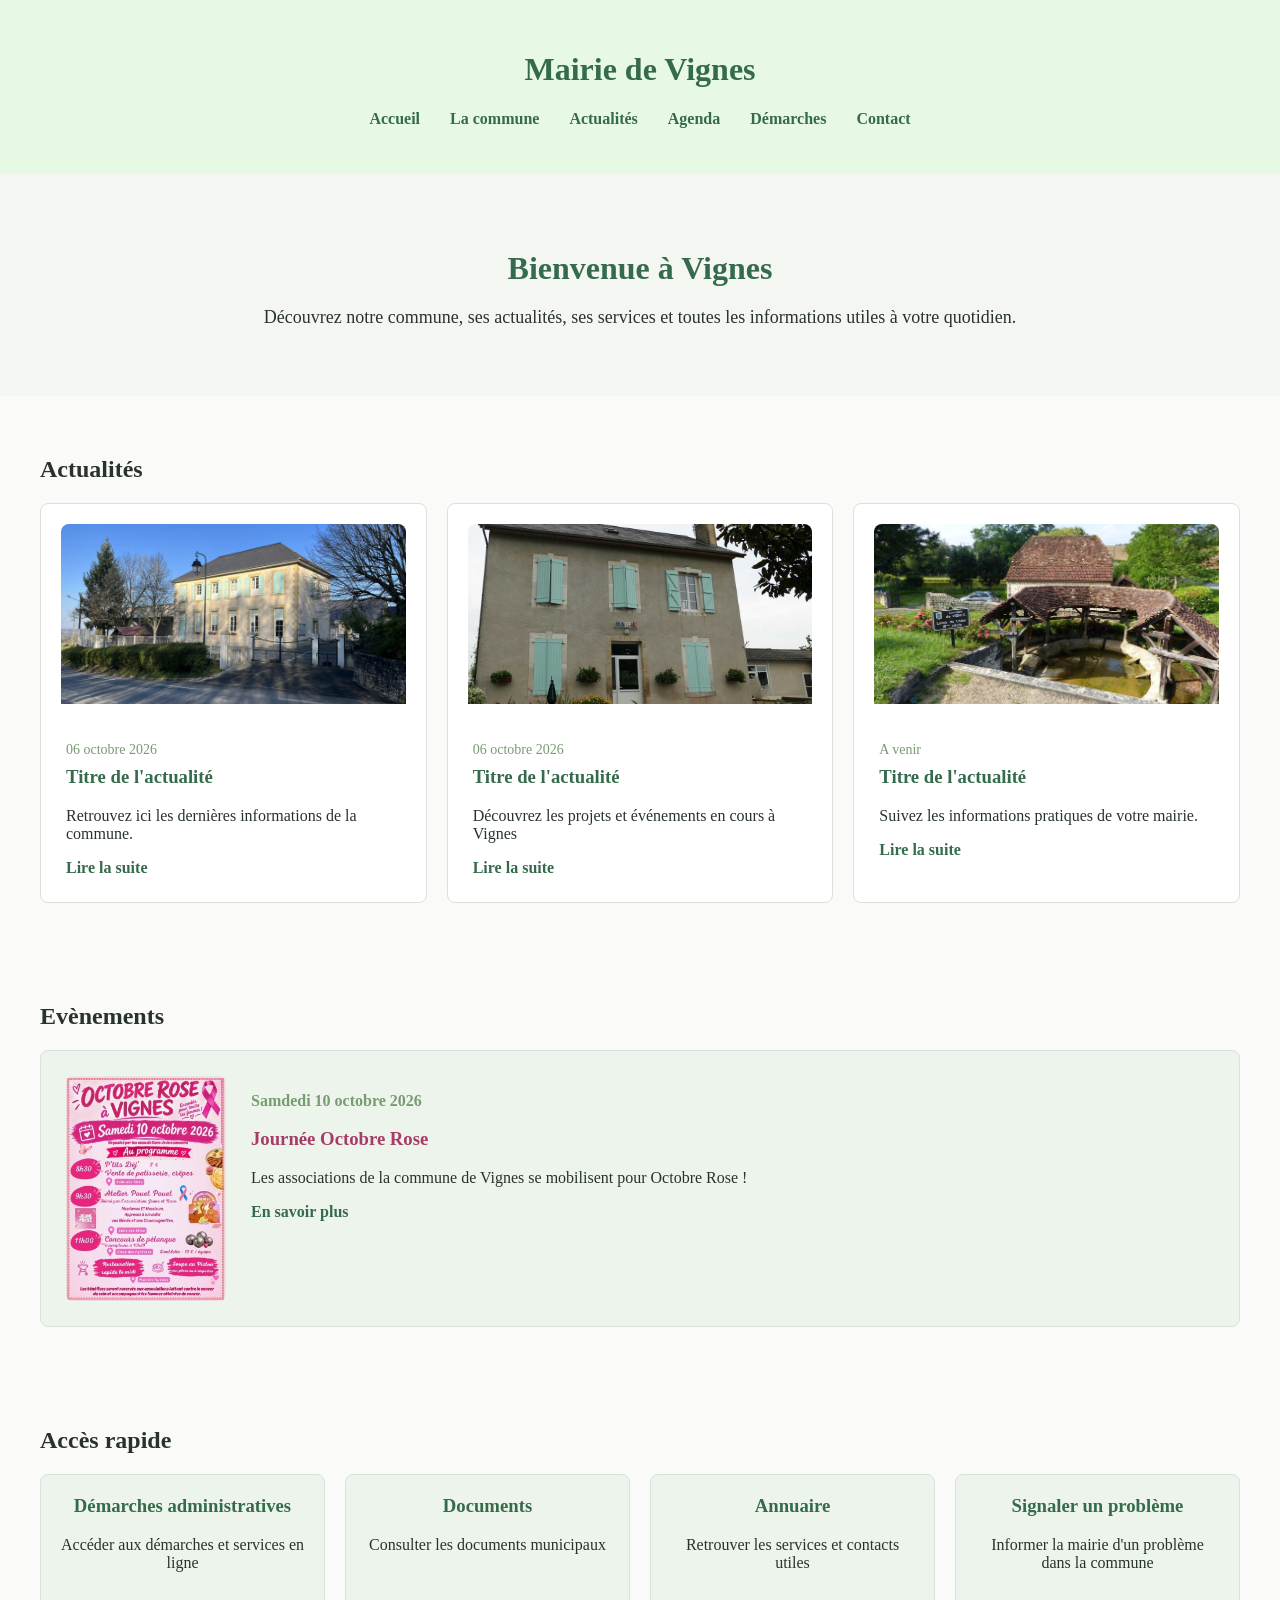
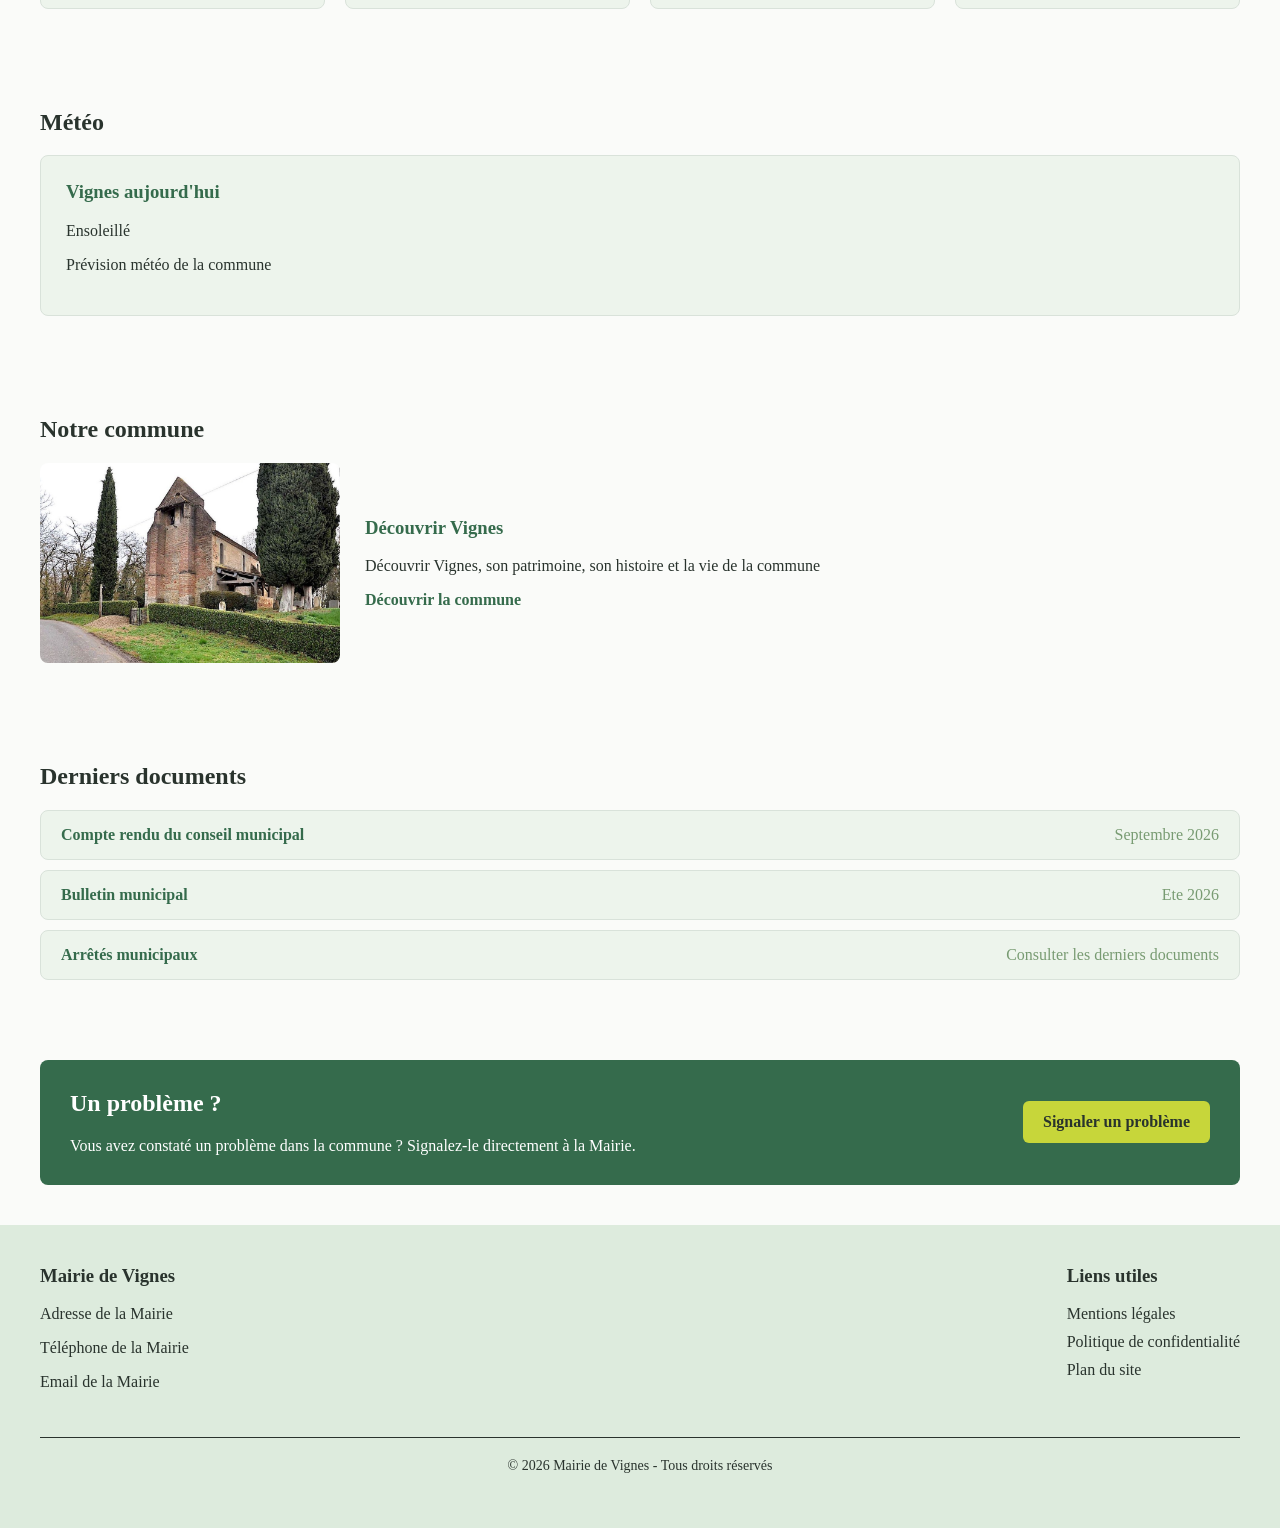
<file: index.html>
<!DOCTYPE html>
<html lang="fr">

<head>
    <meta charset="UTF-8">
    <meta name="viewport" content="width=device-width, initial-scale=1.0">
    <title>Mairie de Vignes</title>
    <link rel="stylesheet" href="style.css">
</head>

<body>


    <!-- EN-TÊTE -->

    <header>

        <h1>Mairie de Vignes</h1>

        <nav>

            <ul>
                <li><a href="#banniere">Accueil</a></li>
                <li><a href="#commune">La commune</a></li>
                <li><a href="#actualites">Actualités</a></li>
                <li><a href="#evenements">Agenda</a></li>
                <li><a href="#acces-rapides">Démarches</a></li>
                <li><a href="#contact">Contact</a></li>
            </ul>

        </nav>

    </header>


    <!-- CONTENU PRINCIPAL -->

    <main>

    <!-- Bannière principale -->

    <section id="banniere">

        <h2>Bienvenue à Vignes</h2>
        <p>
            Découvrez notre commune, ses actualités, ses services et toutes les informations utiles à votre quotidien.
        </p>
    </section>

    <!-- Actualités provenant plus tard de la table ACTUALITE -->

<section id="actualites">

    <h2>Actualités</h2>

        <div class="liste-actualites">

        <article class="carte-actualite">

            <img src="image/ecole-jules-ferry.jpg"
                alt="Actualité de notre école"
                class="image-actualite">
           
            <div class="contenu-actualite">
        

                <p class="date-actualite">06 octobre 2026</p>

                <h3>Titre de l'actualité</h3>
        
                <p>Retrouvez ici les dernières informations de la commune.</p>

                <a href="#" class="lien-actualite">Lire la suite</a>

            </div>


        </article>

        <article class="carte-actualite">

            <img src="image/mairie-vignes-2.jpg"
                alt="Actualité de la Mairie"
                class="image-actualite">

            <div class ="contenu-actualite">

                <p class="date-actualite">06 octobre 2026</p>

                <h3>Titre de l'actualité</h3>

                <p>Découvrez les projets et événements en cours à Vignes</p>

                <a href="#" class="lien-actualite">Lire la suite</a>
            </div>

        </article>

        <article class="carte-actualite">

            <img src="image/lavoir.jpg"
                alt="Actualité de la Mairie"
                class="image-actualite">

            <div class="contenu-actualite">

                <p class="date-actualite">A venir</p>

                <h3>Titre de l'actualité</h3>

                <p>Suivez les informations pratiques de votre mairie.</p>

                <a href="#" class="lien-actualite">Lire la suite</a>

            </div>

        </article>

        </div>

</section>

    <!-- Événements -->

<section id="evenements">

    <h2>Evènements</h2>

    <div class="liste-evenements">

        <article class="carte-evenements">

            <img src="image/octobre-rose.jpg"
                alt="Affiche de la Journée Octobre Rose"
                class="image-evenement">

            <div class="contenu-evenement">

                <p class="date-evenements">Samdedi 10 octobre 2026</p>

                <h3>Journée Octobre Rose</h3>

                <p> Les associations de la commune de Vignes se mobilisent pour Octobre Rose !</p>

                <a href="#" class="lien-evenement">En savoir plus</a>

            </div>

        </article>

    </div>

</section>

    <!--Accès rapide-->

<section id="acces-rapides">

    <h2>Accès rapide</h2>

    <div class="liste-acces">

        <a href="#" class="carte-acces">

            <h3>Démarches administratives</h3>

            <p>Accéder aux démarches et services en ligne</p>
        </a>

        <a href="#" class="carte-acces">

            <h3>Documents</h3>

            <p>Consulter les documents municipaux</p>
        </a>

        <a href="#" class="carte-acces">

            <h3>Annuaire</h3>

            <p>Retrouver les services et contacts utiles</p>
        </a>

        <a href="#" class="carte-acces">

            <h3>Signaler un problème</h3>

            <p>Informer la mairie d'un problème dans la commune</p>
        </a>

    </div>

</section>

    <!-- Météo -->

<section id="meteo">

    <h2>Météo</h2>

    <div class="carte-meteo">

        <h3>Vignes aujourd'hui</h3>

        <p>Ensoleillé</p>

        <p>Prévision météo de la commune</p>

    </div>

</section>

    <!-- Présentation -->

<section id="commune">

    <h2>Notre commune</h2>

    <div class="presentation-commune">

        <img src="image/eglise.jpg" 
        alt="Eglise de la commune de Vignes"
        class="image-commune">

        <div class="texte-commune">

            <h3>Découvrir Vignes</h3>

            <p>Découvrir Vignes, son patrimoine, son histoire et la vie de la commune</p>

            <a href="#" class="lien-commune">Découvrir la commune</a>

        </div>

    </div>

</section>

    <!-- Documents provenant plus tard de DOCUMENT -->

<section id="documents">

    <h2>Derniers documents</h2>

    <div class="liste-documents">

        <a href="#" class="documents">

            <strong>Compte rendu du conseil municipal</strong>

            <span>Septembre 2026</span>

        </a>

        <a href="#" class="documents">

            <strong>Bulletin municipal</strong>

            <span>Ete 2026</span>

        </a>

        <a href="#" class="documents">

            <strong>Arrêtés municipaux</strong>

            <span>Consulter les derniers documents</span>
            
        </a>

    </div>

</section>

    <!-- Signalement provenant plus tard de SIGNALEMENT -->

<section id="signalement">

    <div class="bloc-signalement">

        <div class="texte-signalement">

            <h2>Un problème ?</h2>

            <p>Vous avez constaté un problème dans la commune ?
                Signalez-le directement à la Mairie.
            </p>

        </div>

        <a href="#" class="bouton-signalement">Signaler un problème</a>

    </div>

</section>

    </main>


    <!-- PIED DE PAGE -->

<footer id="contact">

    <div class="contenu-footer">

        <div class="coordonnees-footer">

            <h3>Mairie de Vignes</h3>
            <p>Adresse de la Mairie</p>
            <p>Téléphone de la Mairie</p>
            <p>Email de la Mairie</p>

        </div>

        <div class="liens-footer">

            <h3>Liens utiles</h3>
            <a href="mentions-legales.html">Mentions légales</a>
            <a href="politique-confidentialite.html">Politique de confidentialité</a>
            <a href="plan-du-site.html">Plan du site</a>

        </div>

    </div>

    <p class="copyright">© 2026 Mairie de Vignes - Tous droits réservés</p>

</footer>

</body>

</html>
</file>
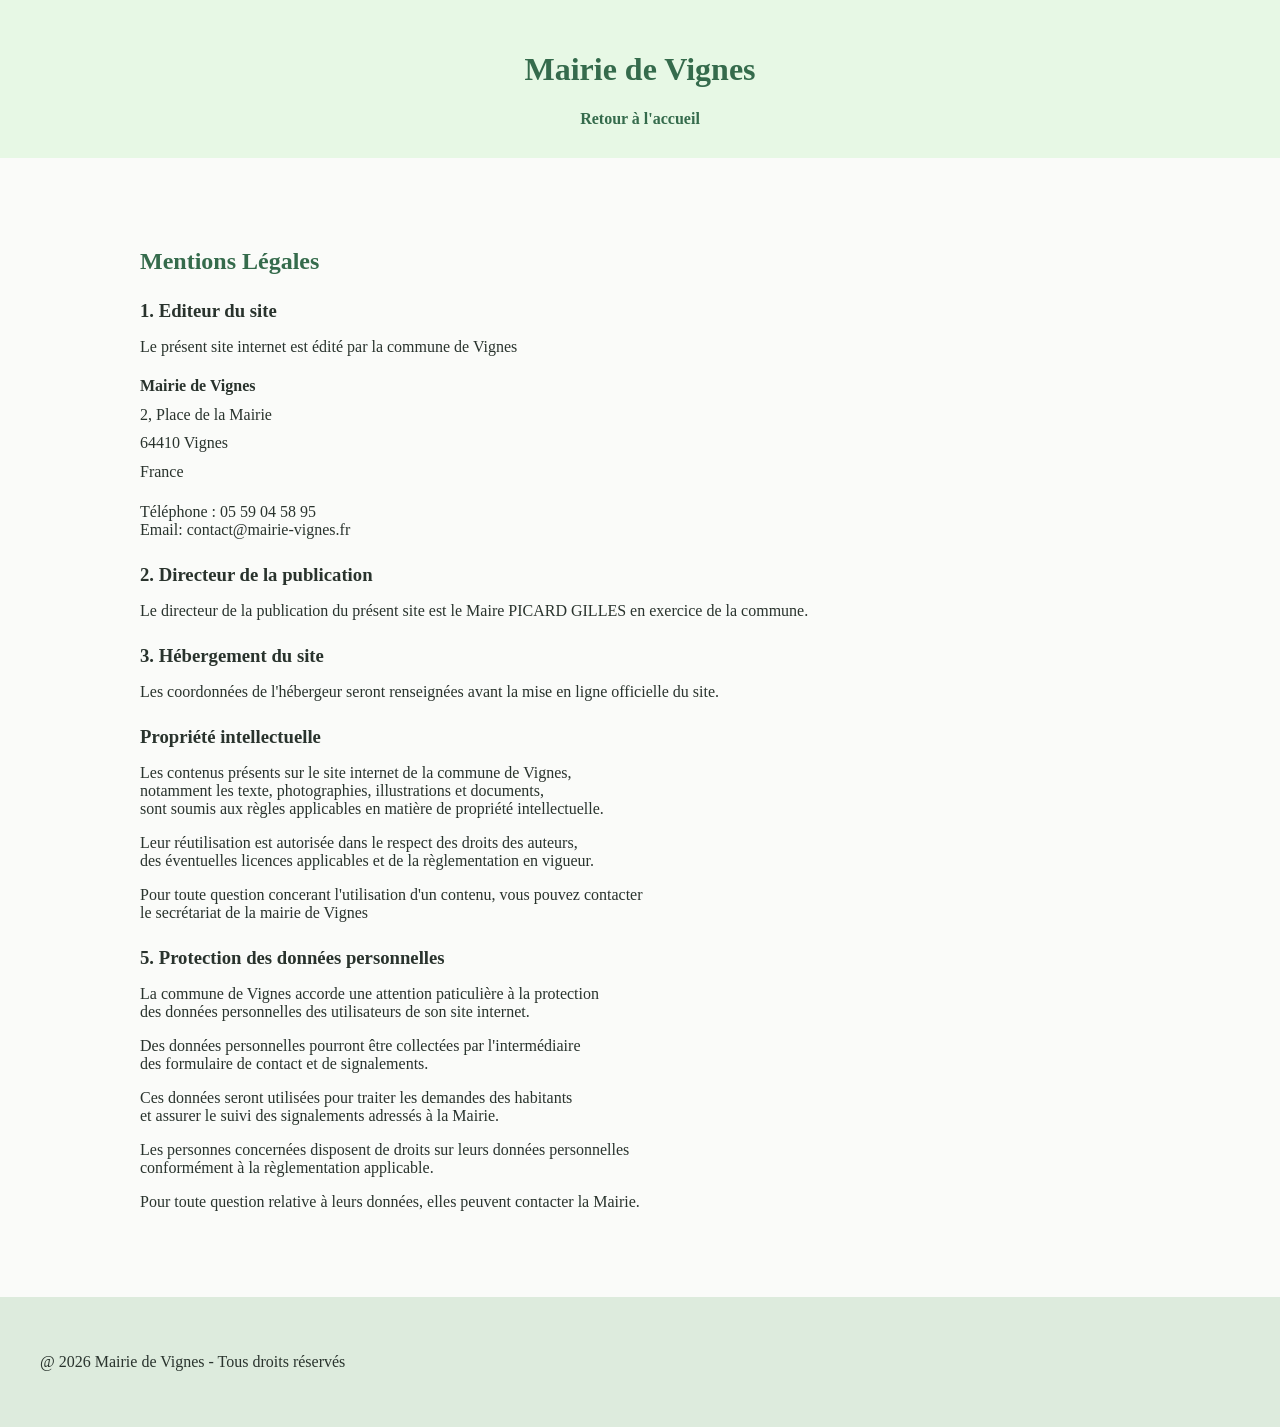
<file: mentions-legales.html>
<!DOCTYPE html>
<html lang="fr">

<head>
    <meta charset="UTF-8">
    <meta name="viewport" content="width=device-width, initial-scale=1.0">

    <title>Mentions Légales - Mairie de Vignes</title>

    <link rel="stylesheet" href="style.css">
</head>

<body>

    <header>  

        <h1>Mairie de Vignes</h1>

        <nav>

            <a href="index.html">Retour à l'accueil</a>

        </nav>

    </header>

    <main>

        <section id="mentions-legales">

            <h2>Mentions Légales</h2>

                <h3>1. Editeur du site</h3>

                <p>Le présent site internet est édité par la commune de Vignes</p>

                <address>
                    <strong>Mairie de Vignes</strong><br>
                    2, Place de la Mairie<br>
                    64410 Vignes<br>
                    France

                </address>

                <p>Téléphone : 05 59 04 58 95<br>
                Email: contact@mairie-vignes.fr</p>

                <h3>2. Directeur de la publication</h3>

                <p>Le directeur de la publication du présent site est le Maire PICARD GILLES en exercice de la commune.</p>

                <h3>3. Hébergement du site</h3>

                <p>Les coordonnées de l'hébergeur seront renseignées avant la mise en ligne officielle du site.</p>
                
                <h3>Propriété intellectuelle</h3>

                <p>Les contenus présents sur le site internet de la commune de Vignes, <br>
                notamment les texte, photographies, illustrations et documents,<br>
                sont soumis aux règles applicables en matière de propriété intellectuelle.</p>

                <p>Leur réutilisation est autorisée dans le respect des droits des auteurs,<br>
                des éventuelles licences applicables et de la règlementation en vigueur.</p>

                <p>Pour toute question concerant l'utilisation d'un contenu, vous pouvez contacter<br>
                le secrétariat de la mairie de Vignes</p>

                <h3>5. Protection des données personnelles</h3>

                <p>La commune de Vignes accorde une attention paticulière à la protection<br>
                des données personnelles des utilisateurs de son site internet.</p>

                <p>Des données personnelles pourront être collectées par l'intermédiaire<br>
                des formulaire de contact et de signalements.</p>

                <p>Ces données seront utilisées pour traiter les demandes des habitants<br>
                et assurer le suivi des signalements adressés à la Mairie.</p>

                <p>Les personnes concernées disposent de droits sur leurs données personnelles<br>
                conformément à la règlementation applicable.</p>

                <p>Pour toute question relative à leurs données, elles peuvent contacter la Mairie.</p>


        </section>

    </main>

    <footer>

        <p>@ 2026 Mairie de Vignes - Tous droits réservés</p>

    </footer>

</body>

</html>
</file>
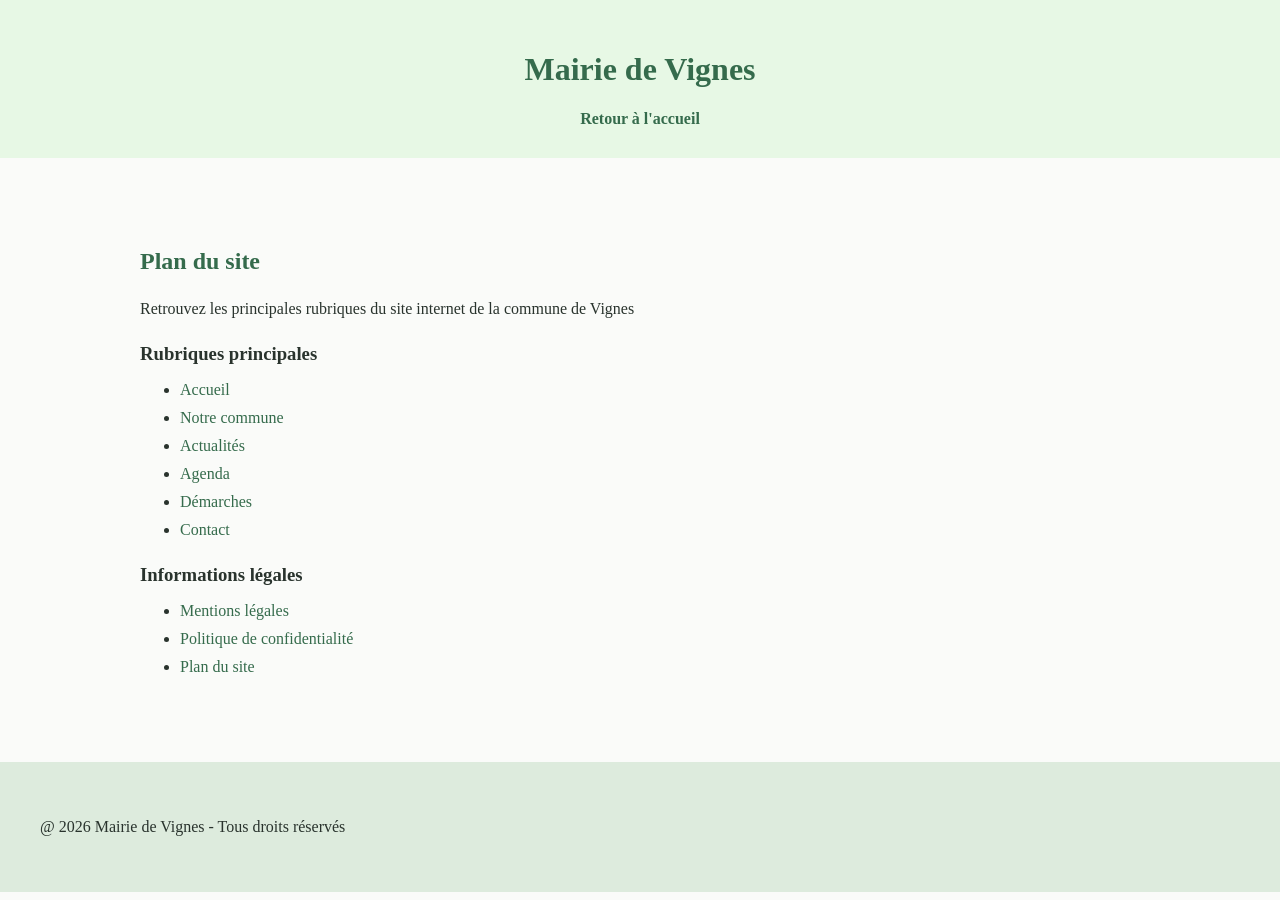
<file: plan-du-site.html>
<!DOCTYPE html>
<html lang="fr">

<head>
    <meta charset="UTF-8">
    <meta name="viewport" content="width=device-width, initial-scale=1.0">

    <title>Plan du site - Mairie de Vignes</title>
    <link rel="stylesheet" href="style.css">
</head>

<body>

    <header>

        <h1>Mairie de Vignes</h1>

        <nav>

            <a href="index.html">Retour à l'accueil</a>
       
        </nav>

    </header>

    <main>

        <section id="plan-du-site">

            <h2>Plan du site</h2>

            <p>Retrouvez les principales rubriques du site internet de la commune de Vignes</p>

            <h3>Rubriques principales</h3>

            <ul>

                <li><a href="index.html#banniere">Accueil</a></li>
                <li><a href="index.html#commune">Notre commune</a></li>
                <li><a href="index.html#actualites">Actualités</a></li>
                <li><a href="index.html#evenements">Agenda</a></li>
                <li><a href="index.html#acces-rapides">Démarches</a></li>
                <li><a href="index.html#contact">Contact</a></li>

            </ul>

            <h3>Informations légales</h3>

            <ul>
                <li><a href="mentions-legales.html">Mentions légales</a></li>
                <li><a href="politique-confidentialite.html">Politique de confidentialité</a></li>
                <li><a href="plan-du-site.html">Plan du site</a></li>

            </ul>

        </section>

    </main>

    <footer>

        <p>@ 2026 Mairie de Vignes - Tous droits réservés</p>

    </footer>

</body>

</html>
</file>
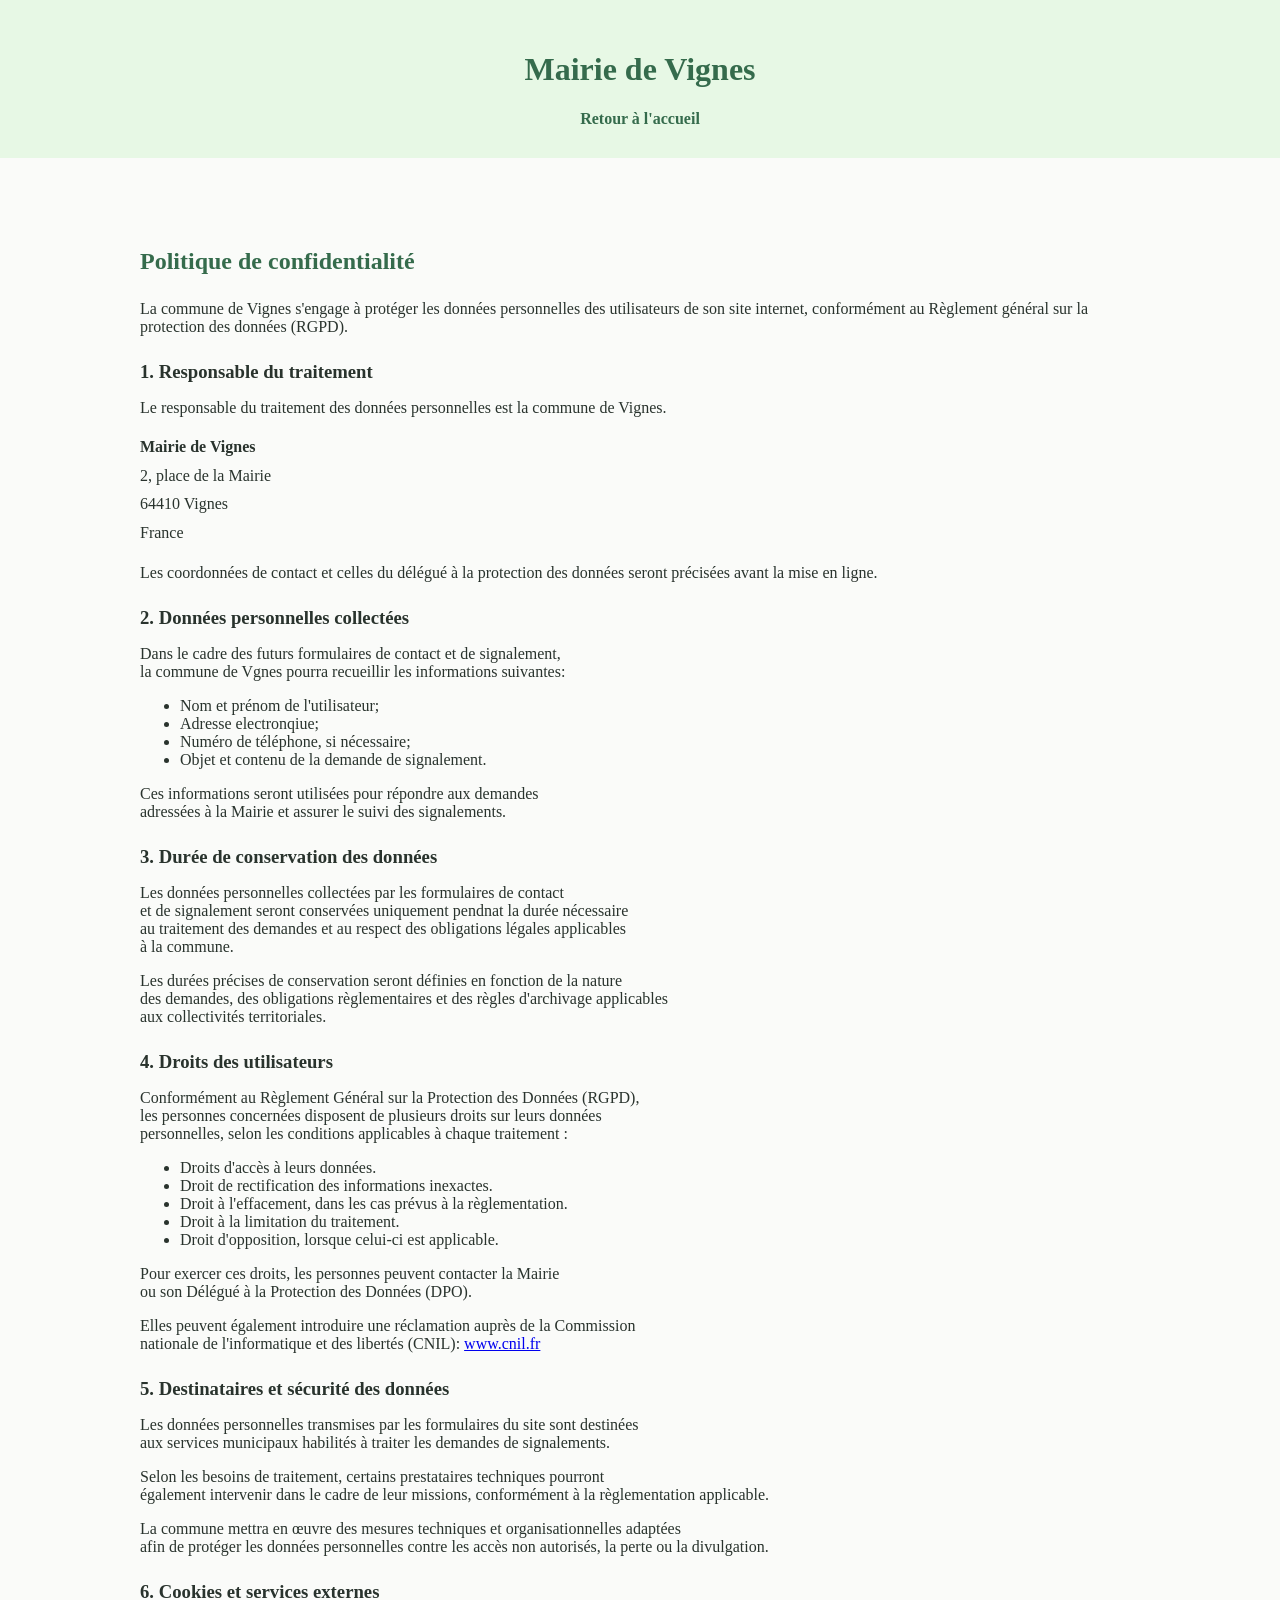
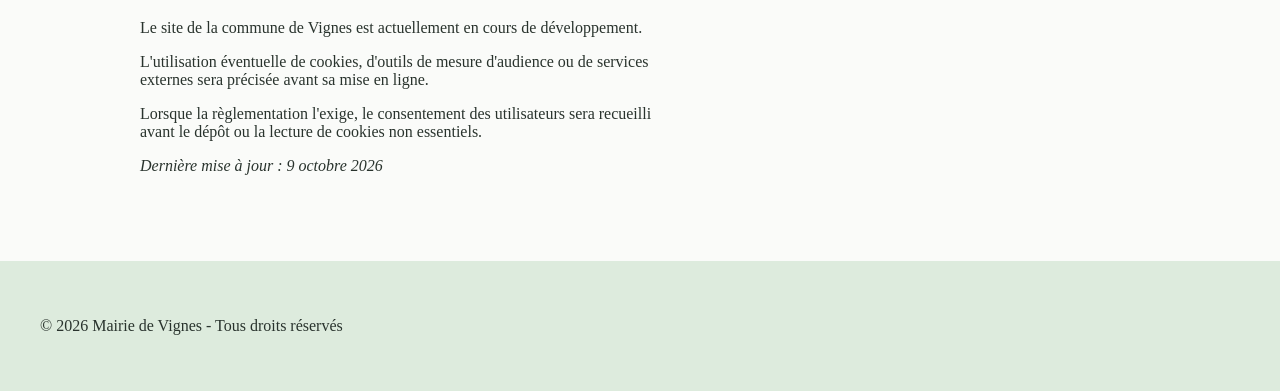
<file: politique-confidentialite.html>
<!DOCTYPE html>
<html lang="fr">

<head>
    <meta charset="UTF-8">
    <meta name="viewport" content="width=device-width, initial-scale=1.0">

    <title>Politique de confidentialité - Mairie de Vignes</title>

    <link rel="stylesheet" href="style.css">
</head>

<body>

    <header>
        <h1>Mairie de Vignes</h1>

        <nav>
            <a href="index.html">Retour à l'accueil</a>
        </nav>
    </header>

    <main>
        <section id="politique-confidentialite">

            <h2>Politique de confidentialité</h2>

            <p>
                La commune de Vignes s'engage à protéger
                les données personnelles des utilisateurs
                de son site internet, conformément au
                Règlement général sur la protection des
                données (RGPD).
            </p>

            <h3>1. Responsable du traitement</h3>

            <p>
                Le responsable du traitement des données
                personnelles est la commune de Vignes.
            </p>

            <address>
                <strong>Mairie de Vignes</strong><br>
                2, place de la Mairie<br>
                64410 Vignes<br>
                France
            </address>

            <p>
                Les coordonnées de contact et celles du
                délégué à la protection des données
                seront précisées avant la mise en ligne.
            </p>

            <h3>2. Données personnelles collectées</h3>

            <p>Dans le cadre des futurs formulaires de contact et de signalement,<br>
                la commune de Vgnes pourra recueillir les informations suivantes:
            </p>

            <ul>
                <li>Nom et prénom de l'utilisateur;</li>
                <li>Adresse electronqiue;</li>
                <li>Numéro de téléphone, si nécessaire;</li>
                <li>Objet et contenu de la demande de signalement.</li>
            </ul>

            <p>Ces informations seront utilisées pour répondre aux demandes<br>
            adressées à la Mairie et assurer le suivi des signalements.</p>

            <h3>3. Durée de conservation des données</h3>

            <p>Les données personnelles collectées par les formulaires de contact<br>
            et de signalement seront conservées uniquement pendnat la durée nécessaire<br>
            au traitement des demandes et au respect des obligations légales applicables<br>
            à la commune.</p>

            <p>Les durées précises de conservation seront définies en fonction de la nature<br>
            des demandes, des obligations règlementaires et des règles d'archivage applicables<br>
            aux collectivités territoriales.</p>

            <h3>4. Droits des utilisateurs</h3>

            <p>Conformément au Règlement Général sur la Protection des Données (RGPD),<br>
            les personnes concernées disposent de plusieurs droits sur leurs données<br>
            personnelles, selon les conditions applicables à chaque traitement :</p>

            <ul>
                <li>Droits d'accès à leurs données.</li>
                <li>Droit de rectification des informations inexactes.</li>
                <li>Droit à l'effacement, dans les cas prévus à la règlementation.</li>
                <li>Droit à la limitation du traitement.</li>
                <li>Droit d'opposition, lorsque celui-ci est applicable.</li>
            </ul>

            <p>Pour exercer ces droits, les personnes peuvent contacter la Mairie<br>
            ou son Délégué à la Protection des Données (DPO).</p>

            <p>Elles peuvent également introduire une réclamation auprès de la Commission<br>
            nationale de l'informatique et des libertés (CNIL):

            <a href="https://www.cnil.fr" target="_blank" rel="noopener noreferrer">www.cnil.fr</a>

            </p>

            <h3>5. Destinataires et sécurité des données</h3>

            <p>Les données personnelles transmises par les formulaires du site sont destinées<br>
            aux services municipaux habilités à traiter les demandes de signalements.</p>

            <p>Selon les besoins de traitement, certains prestataires techniques pourront<br>
            également intervenir dans le cadre de leur missions, conformément à la règlementation applicable.</p>

            <p>La commune mettra en œuvre des mesures techniques et organisationnelles adaptées<br> 
            afin de protéger les données personnelles contre les accès non autorisés, la perte ou la divulgation.</p>
            
            <h3>6. Cookies et services externes</h3>

            <p>Le site de la commune de Vignes est actuellement en cours de développement.</p>

            <p>L'utilisation éventuelle de cookies, d'outils de mesure d'audience ou de services<br>
            externes sera précisée avant sa mise en ligne.</p>

            <p>Lorsque la règlementation l'exige, le consentement des utilisateurs sera recueilli<br>
            avant le dépôt ou la lecture de cookies non essentiels.</p>

            <p class="date-mise-a-jour">
                <em>Dernière mise à jour : 9 octobre 2026</em>
            </p>

        </section>

    </main>

    <footer>

        <p>© 2026 Mairie de Vignes - Tous droits réservés</p>

    </footer>

</body>

</html>
</file>
<file: style.css>
/* ===== PAGE ===== */

body {
    background-color: #FAFBF9;
    color: #29332D;
    margin: 0;
}


/* ===== EN-TÊTE ===== */

header {
    background-color: #e7f8e5;
    padding: 30px;
    text-align: center;
}

header h1 {
    color: #356B4C;
}


/* ===== MENU DE NAVIGATION ===== */

nav ul {
    display: flex;
    justify-content: center;
    gap: 30px;
    list-style: none;
    padding: 0;
}

nav a {
    color: #356B4C;
    text-decoration: none;
    font-weight: bold;
}

nav a:hover {
    color: #789B72;
}

/* ===== BANNIERE PRINCIPALE ===== */

#banniere {
    background-color: #F4F7F1;
    text-align: center;
    padding: 50px 20px;   
}

#banniere h2 {
    color: #356B4C;
    font-size: 2em;
    margin-bottom: 20px;
}
#banniere p {
    color: #29332D;
    font-size: 18px;
}

/* ===== ACTUALITÉS ===== */

#actualites {
    padding : 40px;
}

.liste-actualites {
    display: flex;
    flex-wrap: nowrap;
    gap: 20px;
    justify-content: center;
}

.carte-actualite {
    flex: 1;
    padding: 20px;
    min-width: 0;
    background-color: #FFFFFF;
    border: 1px solid #D9E2DA;
    border-radius: 8px
}
/* ===== IMAGE DES ACTUALITES ===== */

.image-actualite {
    height: 180px;
    width: 100%;
    object-fit: cover;
    border-radius: 8px 8px 0 0;
    margin-bottom: 15px;
}

.contenu-actualite {
    padding: 20px;
}

/* ===== CONTENU DES CARTES ACTUALITES ===== */

.contenu-actualite{
    padding: 5px;
}

.date-actualite{
    font-size: 14px;
    color: #789B72;
    margin-bottom: 8px;
}

.contenu-actualite h3 {
    color: #356B4C;
    margin-top: 0;
}

.lien-actualite {
    color: #356B4C;
    font-weight: bold;
    text-decoration: none;
}

.lien-actualite:hover {
    text-decoration: underline
}

/* ===== EVENEMENTS =====*/

#evenements {
    padding: 40px;
}

.carte-evenements {
    display: flex;
    gap: 25px;
    background-color: #EDF4EC;
    padding: 25px;
    border-radius: 8px;
    border: 1px solid #D9E2DA
}

.carte-evenements h3 {
    color: #A63D68
}

.carte-evenements a {
    color: #356B4C;
    font-weight: bold;
    text-decoration: none;
}

.carte evenements a:hover {
    text-decoration: underline;
}
.date-evenements {
    color: #789B72;
    font-weight: bold;
    margin-bottom: 10px;
}

.image-evenement {
    width: 160px;
    height: auto;
    border-radius: 6px;
}

/* ===== ACCES RAPIDE =====*/

#acces-rapides {
    padding: 40px;
}

.liste-acces {
    display: flex;
    gap: 20px;
}

.carte-acces {
    flex: 1;
    padding: 20px;
    background-color: #EDF4EC;
    border: 1px solid #D9E2DA;
    border-radius: 8px;
    text-decoration: none;
    color: #29332D;
    text-align: center;
}
.carte-acces h3 {
    color:#356B4C;
    margin-top: 0;
}

.carte-acces:hover {
    background-color: #DDEBDD;
}

/* ===== METEO ===== */

#meteo {
    padding: 40px;
}

.carte-meteo {
    background-color: #EDF4EC;
    border: 1px solid #D9E2DA;
    border-radius: 8px;
    padding: 25px;
}

.carte-meteo h3 {
    color: #356B4C;
    margin-top: 0;
}

.temperature {
    font-size: 32px;
    font-weight: bold;
    color: #356B4C;
    margin: 10px 0;
}

/* ===== NOTRE COMMUNE =====*/

#commune {
    padding: 40px;
}

.presentation-commune {
    display: flex;
    gap: 25px;
    align-items: center;
}

.image-commune {
    width: 300px;
    height: 200px;
    object-fit: cover;
    border-radius: 8px;
}
.texte-commune h3 {
    color: #356B4C;
    margin-top: 0;
}

.lien-commune {
    color: #356B4C;
    font-weight: bold;
    text-decoration: none;
}

.lien-commune:hover {
    text-decoration: underline;
}

/* ===== DERNIERS DOCUMENS =====*/

#documents {
    padding: 40px;
}

.liste-documents {
    display: flex;
    flex-direction: column;
    gap: 10px;
}

.documents {
    display: flex;
    justify-content: space-between;
    align-items: center;
    padding: 15px 20px;
    background-color: #EDF4EC;
    border: 1px solid #D9E2DA;
    border-radius: 8px;
    color: #29332D;
    text-decoration: none;
}

.documents strong {
    color: #356B4C
}

.documents span {
    color: #789B72
}

.documents:hover {
    background-color: #DDEBDD;
} 
/* ===== UN PROBLEME =====*/

/* ===== SIGNALEMENT ===== */

#signalement {
    padding: 40px;
}

.bloc-signalement {
    display: flex;
    justify-content: space-between;
    align-items: center;
    gap: 30px;
    padding: 30px;
    background-color: #356B4C;
    border-radius: 8px;
}

.texte-signalement h2 {
    color: #FFFFFF;
    margin-top: 0;
}

.texte-signalement p {
    color: #FFFFFF;
    margin-bottom: 0;
}

.bouton-signalement {
    padding: 12px 20px;
    background-color: #C7D63A;
    color: #29332D;
    font-weight: bold;
    text-decoration: none;
    border-radius: 6px;
    white-space: nowrap;
}

/* ===== PIED DE PAGE =====*/

footer {
    background-color: #DDEBDD;
    color: #29332D;
    padding: 40px;
}

.contenu-footer {
    display: flex;
    justify-content: space-between;
    gap: 40px;
}

.coordonnees-footer h3,
.liens-footer h3 {
    color: #29332D;
    margin-top: 0;
}

.coordonees-footer p {
    margin : 8px 0;
}

.liens-footer a {
    color: #29332D;
    text-decoration: none;
}

.liens-footer a:hover {
    text-decoration: underline;
}

.copyright {
    margin-top: 30px;
    padding-top: 20px;
    background-color: #DDEBDD;
    border-top: 1px solid;
    text-align: center;
    font-size: 14px;
}

/* ===== RESPONSIVE TELEPHONE =====*/

@media screen and (max-width: 600px) {

    .liste-actualites {
        flex-direction: column;
        flex-wrap: nowrap;
    }

    .carte-actualite {
        width: 100%;
        box-sizing: border-box;
    }

    .liste-acces {
        flex-direction: column;
    }

    .carte-acces {
        width: 100%;
        box-sizing: border-box;
    }

    .carte-evenements {
    flex-direction: column;
    }

    .image-evenement {
    width: 100%;
    max-width: 300px;
    height: auto;
    align-self: center;
    }

    .presentation-commune {
    flex-direction: column;
    align-items: stretch;
    }

    .image-commune {
    width: 100%;
    height: auto;
    }

    .texte-commune {
    width: 100%;
    }
    
    .bloc-signalement {
    flex-direction: column;
    align-items: flex-start;
    }

    .bouton-signalement {
    width: 100%;
    box-sizing: border-box;
    text-align: center;
    }
    /* ===== MENU TELEPHONE ===== */

    header nav ul {
    display: flex;
    flex-wrap: wrap;
    justify-content: center;
    gap: 12px 20px;
    padding: 0;
    margin: 20px 0 0;
    list-style: none;
    }

    header nav li {
    text-align: center;
    }

    /* ===== ESPACEMENT TELEPHONE =====*/

    header {
        padding: 25px 15px;
    }

    #accueil {
        padding: 40px 20px;
    }

    #actualite {
        padding:25px 20px;
    }

    /* ===== ESPACEMENT DES SECTIONS ===== */

    #evenements,
    #acces-rapides,
    #meteo,
    #commune,
    #documents,
    #signalement {
        padding-top: 25px;
        padding-bottom: 25px;
    }
}
    /* ===== VERSION TABLETTE =====*/

    @media screen and (min-width: 601px) and (max-width: 1024px) {

        .liste-actualites {
            display: flex;
            flex-wrap: wrap;
            gap: 20px;
        }
        
        .carte-actualite {
            flex: 0 1 calc(50% - 10px);
            box-sizing: border-box;
            min-width: 0;
        }

        .carte-evenements {
    display: flex;
    flex-direction: row;
    align-items: center;
    gap: 25px;
    }

    .image-evenement {
        width: 160px;
        height: auto;
        flex-shrink: 0;
    }

    .contenu-evenement {
        flex: 1;
        min-width: 0;
    }

    /* ===== ACCÈS RAPIDE TABLETTE ===== */

    .liste-acces {
        display: grid;
        grid-template-columns: repeat(2, 1fr);
        gap: 20px;
    }

}
    /* ===== PAGE MENTIONS LEGALES =====*/

    .liens-footer a {
    display: block;
    margin-bottom: 10px;
    }

#mentions-legales {
    max-width: 1000px;
    margin: 40px auto;
    padding: 30px;
}

#mentions-legales h2 {
    color: #356B4C;
    margin-bottom: 25px;
}

#mentions-legales h3 {
    margin-top: 25px;
    margin-bottom: 15px;
}

#mentions-legales address {
    font-style: normal;
    line-height: 1.8;
}

/* ===== PAGE POLITIQUE DE CONFIDENTIALITÉ ===== */

#politique-confidentialite {
    max-width: 1000px;
    margin: 40px auto;
    padding: 30px;
}

#politique-confidentialite h2 {
    color: #356B4C;
    margin-bottom: 25px;
}

#politique-confidentialite h3 {
    margin-top: 25px;
    margin-bottom: 15px;
}

#politique-confidentialite address {
    font-style: normal;
    line-height: 1.8;
}
/* ===== PAGE PLAN DU SITE ===== */

#plan-du-site {
    max-width: 1000px;
    margin: 40px auto;
    padding: 30px;
}

#plan-du-site h2 {
    color: #356B4C;
    margin-bottom: 25px;
}

#plan-du-site h3 {
    margin-top: 25px;
    margin-bottom: 15px;
}

#plan-du-site li {
    margin-bottom: 10px;
}

#plan-du-site a {
    color: #356B4C;
    text-decoration: none;
}

#plan-du-site a:hover {
    text-decoration: underline;
}
</file>
